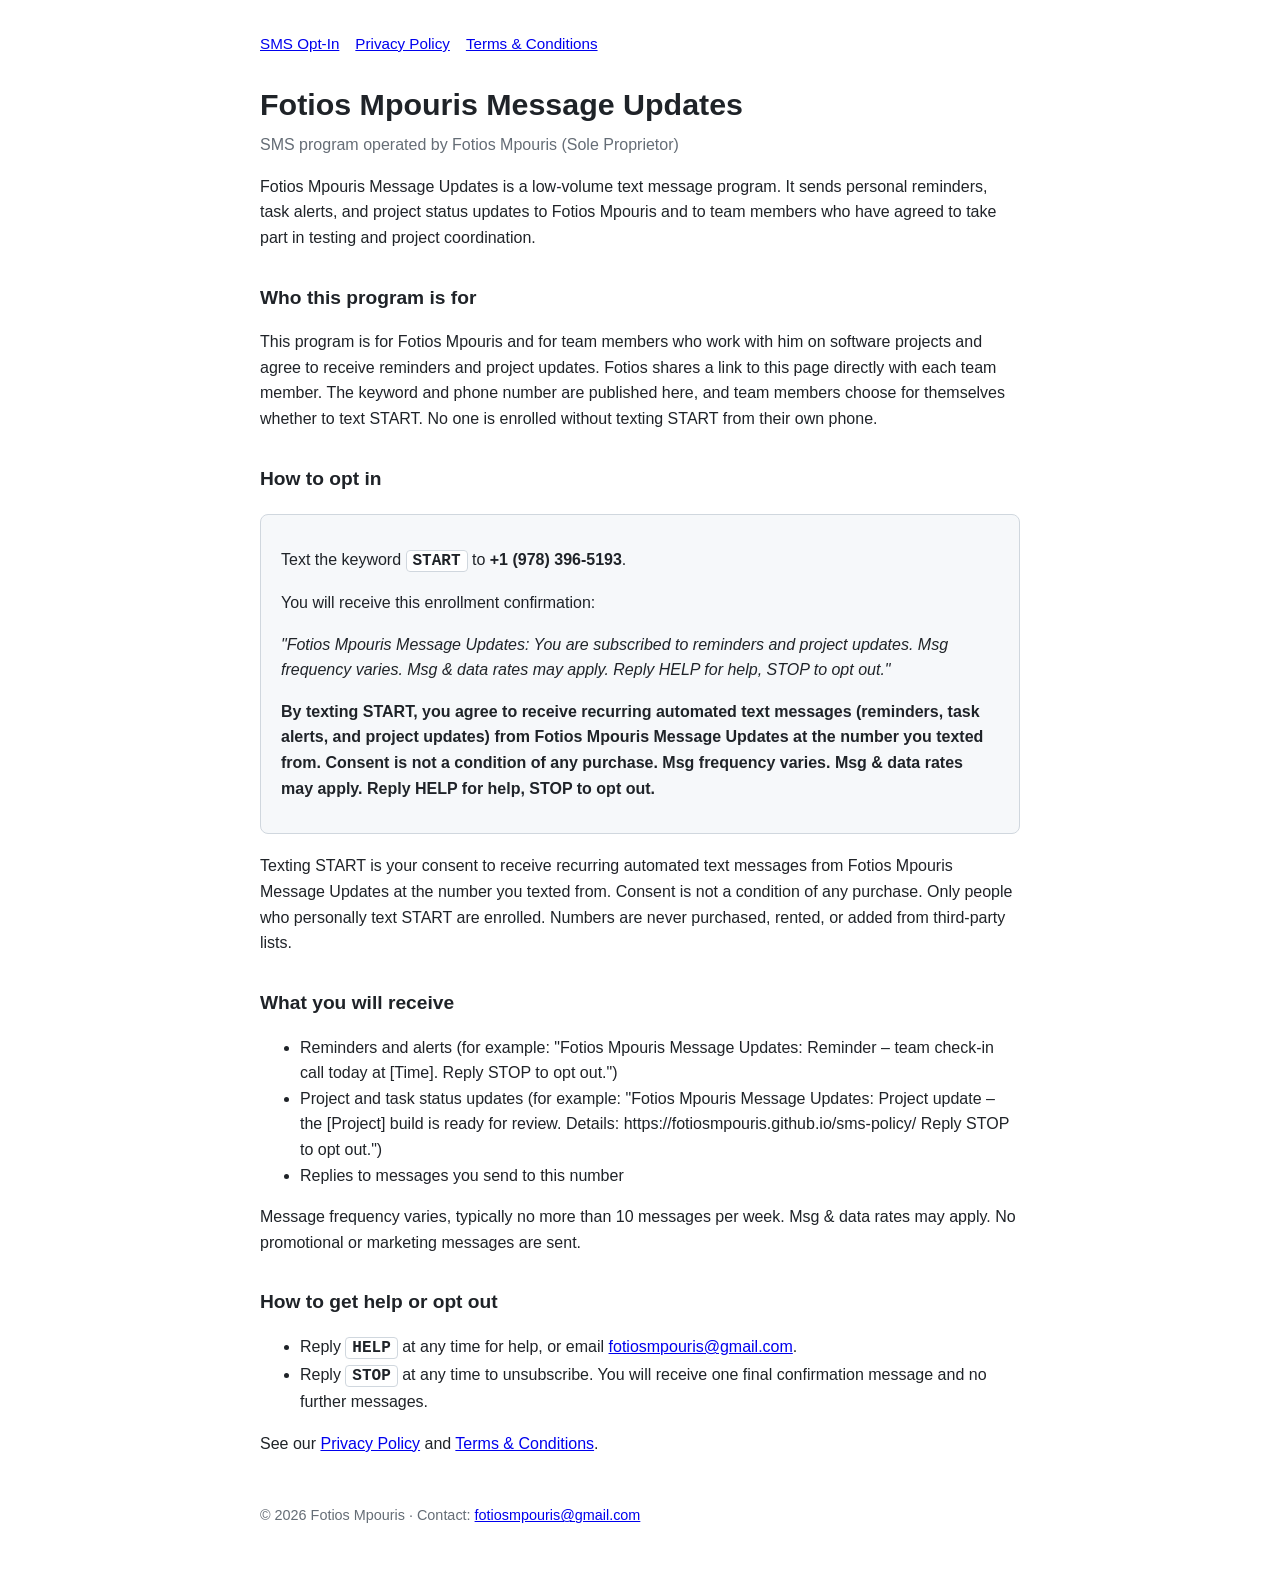
<file: index.html>
<!DOCTYPE html>
<html lang="en">
<head>
<meta charset="utf-8">
<meta name="viewport" content="width=device-width, initial-scale=1">
<title>Fotios Mpouris Message Updates – SMS Opt-In</title>
<link rel="stylesheet" href="style.css">
</head>
<body>
<nav><a href="index.html">SMS Opt-In</a><a href="privacy-policy.html">Privacy Policy</a><a href="terms.html">Terms &amp; Conditions</a></nav>

<h1>Fotios Mpouris Message Updates</h1>
<p class="updated">SMS program operated by Fotios Mpouris (Sole Proprietor)</p>

<p>Fotios Mpouris Message Updates is a low-volume text message program. It sends personal reminders, task alerts, and project status updates to Fotios Mpouris and to team members who have agreed to take part in testing and project coordination.</p>

<h2>Who this program is for</h2>
<p>This program is for Fotios Mpouris and for team members who work with him on software projects and agree to receive reminders and project updates. Fotios shares a link to this page directly with each team member. The keyword and phone number are published here, and team members choose for themselves whether to text START. No one is enrolled without texting START from their own phone.</p>

<h2>How to opt in</h2>
<div class="box">
<p>Text the keyword <span class="keyword">START</span> to <strong>+1 (978) 396-5193</strong>.</p>
<p>You will receive this enrollment confirmation:</p>
<p><em>"Fotios Mpouris Message Updates: You are subscribed to reminders and project updates. Msg frequency varies. Msg &amp; data rates may apply. Reply HELP for help, STOP to opt out."</em></p>
<p><strong>By texting START, you agree to receive recurring automated text messages (reminders, task alerts, and project updates) from Fotios Mpouris Message Updates at the number you texted from. Consent is not a condition of any purchase. Msg frequency varies. Msg &amp; data rates may apply. Reply HELP for help, STOP to opt out.</strong></p>
</div>
<p>Texting START is your consent to receive recurring automated text messages from Fotios Mpouris Message Updates at the number you texted from. Consent is not a condition of any purchase. Only people who personally text START are enrolled. Numbers are never purchased, rented, or added from third-party lists.</p>

<h2>What you will receive</h2>
<ul>
<li>Reminders and alerts (for example: "Fotios Mpouris Message Updates: Reminder – team check-in call today at [Time]. Reply STOP to opt out.")</li>
<li>Project and task status updates (for example: "Fotios Mpouris Message Updates: Project update – the [Project] build is ready for review. Details: https://fotiosmpouris.github.io/sms-policy/ Reply STOP to opt out.")</li>
<li>Replies to messages you send to this number</li>
</ul>
<p>Message frequency varies, typically no more than 10 messages per week. Msg &amp; data rates may apply. No promotional or marketing messages are sent.</p>

<h2>How to get help or opt out</h2>
<ul>
<li>Reply <span class="keyword">HELP</span> at any time for help, or email <a href="mailto:fotiosmpouris@gmail.com">fotiosmpouris@gmail.com</a>.</li>
<li>Reply <span class="keyword">STOP</span> at any time to unsubscribe. You will receive one final confirmation message and no further messages.</li>
</ul>

<p>See our <a href="privacy-policy.html">Privacy Policy</a> and <a href="terms.html">Terms &amp; Conditions</a>.</p>

<footer>&copy; 2026 Fotios Mpouris &middot; Contact: <a href="mailto:fotiosmpouris@gmail.com">fotiosmpouris@gmail.com</a></footer>
</body>
</html>
</file>
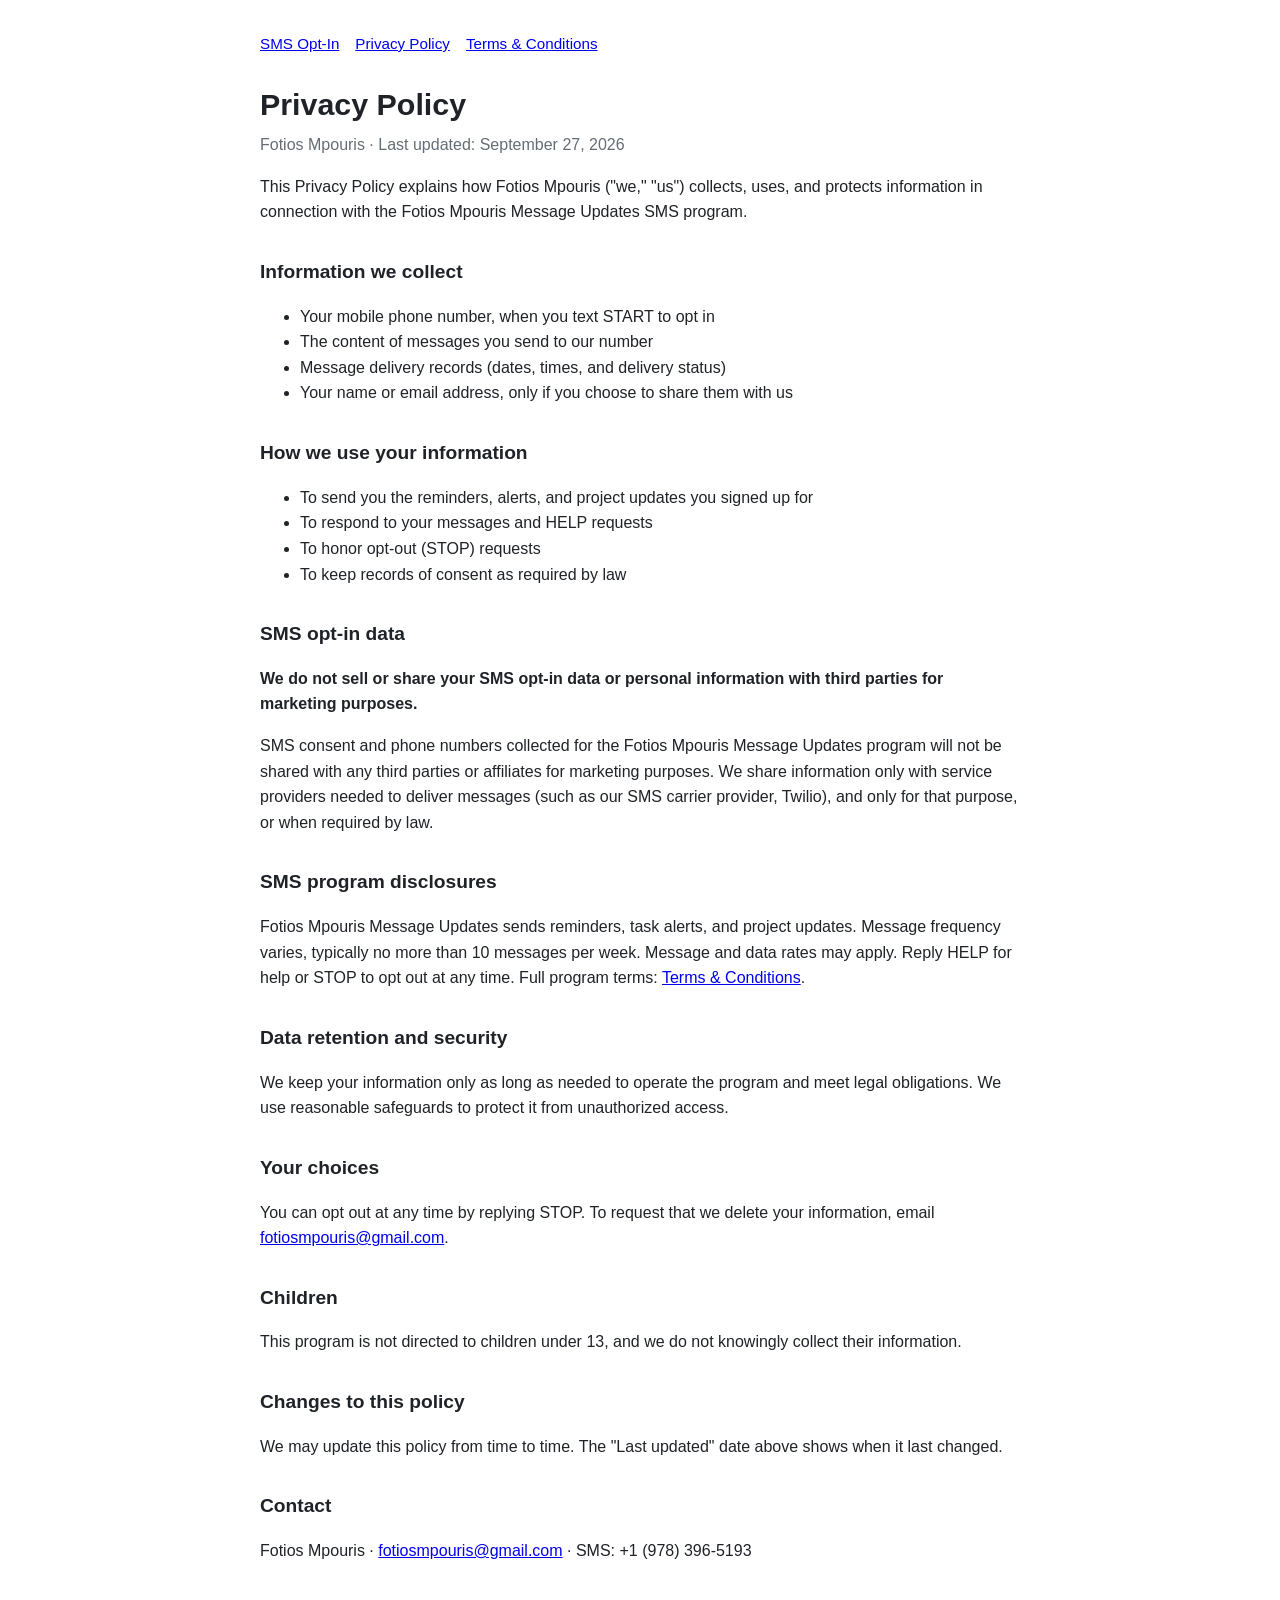
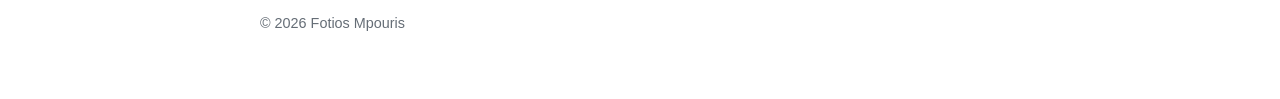
<file: privacy-policy.html>
<!DOCTYPE html>
<html lang="en">
<head>
<meta charset="utf-8">
<meta name="viewport" content="width=device-width, initial-scale=1">
<title>Privacy Policy – Fotios Mpouris</title>
<link rel="stylesheet" href="style.css">
</head>
<body>
<nav><a href="index.html">SMS Opt-In</a><a href="privacy-policy.html">Privacy Policy</a><a href="terms.html">Terms &amp; Conditions</a></nav>

<h1>Privacy Policy</h1>
<p class="updated">Fotios Mpouris &middot; Last updated: September 27, 2026</p>

<p>This Privacy Policy explains how Fotios Mpouris ("we," "us") collects, uses, and protects information in connection with the Fotios Mpouris Message Updates SMS program.</p>

<h2>Information we collect</h2>
<ul>
<li>Your mobile phone number, when you text START to opt in</li>
<li>The content of messages you send to our number</li>
<li>Message delivery records (dates, times, and delivery status)</li>
<li>Your name or email address, only if you choose to share them with us</li>
</ul>

<h2>How we use your information</h2>
<ul>
<li>To send you the reminders, alerts, and project updates you signed up for</li>
<li>To respond to your messages and HELP requests</li>
<li>To honor opt-out (STOP) requests</li>
<li>To keep records of consent as required by law</li>
</ul>

<h2>SMS opt-in data</h2>
<p><strong>We do not sell or share your SMS opt-in data or personal information with third parties for marketing purposes.</strong></p>
<p>SMS consent and phone numbers collected for the Fotios Mpouris Message Updates program will not be shared with any third parties or affiliates for marketing purposes. We share information only with service providers needed to deliver messages (such as our SMS carrier provider, Twilio), and only for that purpose, or when required by law.</p>

<h2>SMS program disclosures</h2>
<p>Fotios Mpouris Message Updates sends reminders, task alerts, and project updates. Message frequency varies, typically no more than 10 messages per week. Message and data rates may apply. Reply HELP for help or STOP to opt out at any time. Full program terms: <a href="terms.html">Terms &amp; Conditions</a>.</p>

<h2>Data retention and security</h2>
<p>We keep your information only as long as needed to operate the program and meet legal obligations. We use reasonable safeguards to protect it from unauthorized access.</p>

<h2>Your choices</h2>
<p>You can opt out at any time by replying STOP. To request that we delete your information, email <a href="mailto:fotiosmpouris@gmail.com">fotiosmpouris@gmail.com</a>.</p>

<h2>Children</h2>
<p>This program is not directed to children under 13, and we do not knowingly collect their information.</p>

<h2>Changes to this policy</h2>
<p>We may update this policy from time to time. The "Last updated" date above shows when it last changed.</p>

<h2>Contact</h2>
<p>Fotios Mpouris &middot; <a href="mailto:fotiosmpouris@gmail.com">fotiosmpouris@gmail.com</a> &middot; SMS: +1 (978) 396-5193</p>

<footer>&copy; 2026 Fotios Mpouris</footer>
</body>
</html>
</file>
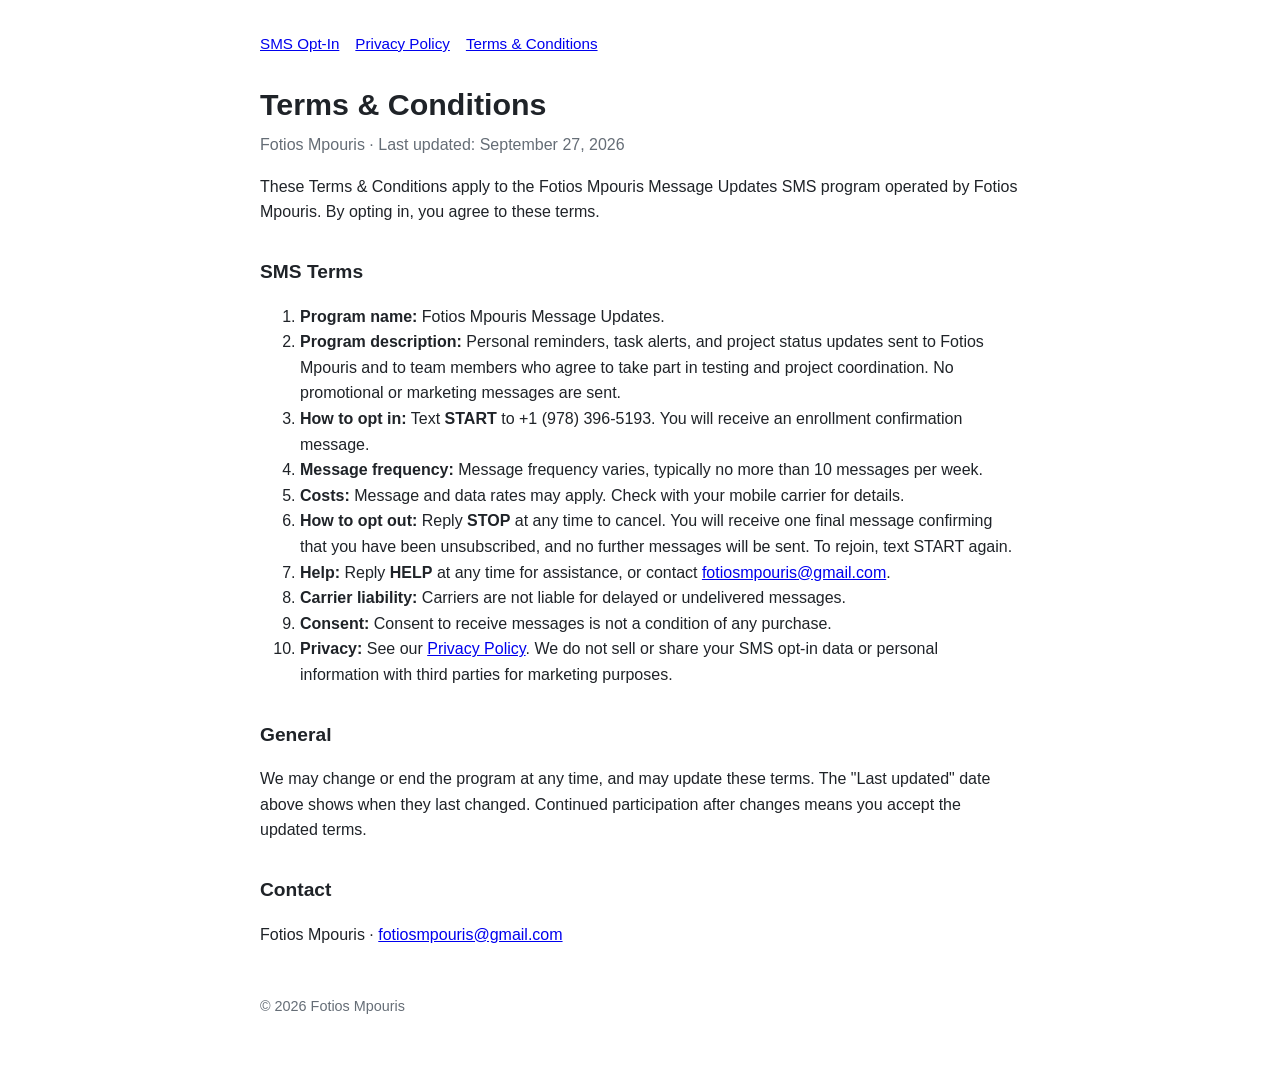
<file: terms.html>
<!DOCTYPE html>
<html lang="en">
<head>
<meta charset="utf-8">
<meta name="viewport" content="width=device-width, initial-scale=1">
<title>Terms &amp; Conditions – Fotios Mpouris</title>
<link rel="stylesheet" href="style.css">
</head>
<body>
<nav><a href="index.html">SMS Opt-In</a><a href="privacy-policy.html">Privacy Policy</a><a href="terms.html">Terms &amp; Conditions</a></nav>

<h1>Terms &amp; Conditions</h1>
<p class="updated">Fotios Mpouris &middot; Last updated: September 27, 2026</p>

<p>These Terms &amp; Conditions apply to the Fotios Mpouris Message Updates SMS program operated by Fotios Mpouris. By opting in, you agree to these terms.</p>

<h2>SMS Terms</h2>
<ol>
<li><strong>Program name:</strong> Fotios Mpouris Message Updates.</li>
<li><strong>Program description:</strong> Personal reminders, task alerts, and project status updates sent to Fotios Mpouris and to team members who agree to take part in testing and project coordination. No promotional or marketing messages are sent.</li>
<li><strong>How to opt in:</strong> Text <strong>START</strong> to +1 (978) 396-5193. You will receive an enrollment confirmation message.</li>
<li><strong>Message frequency:</strong> Message frequency varies, typically no more than 10 messages per week.</li>
<li><strong>Costs:</strong> Message and data rates may apply. Check with your mobile carrier for details.</li>
<li><strong>How to opt out:</strong> Reply <strong>STOP</strong> at any time to cancel. You will receive one final message confirming that you have been unsubscribed, and no further messages will be sent. To rejoin, text START again.</li>
<li><strong>Help:</strong> Reply <strong>HELP</strong> at any time for assistance, or contact <a href="mailto:fotiosmpouris@gmail.com">fotiosmpouris@gmail.com</a>.</li>
<li><strong>Carrier liability:</strong> Carriers are not liable for delayed or undelivered messages.</li>
<li><strong>Consent:</strong> Consent to receive messages is not a condition of any purchase.</li>
<li><strong>Privacy:</strong> See our <a href="privacy-policy.html">Privacy Policy</a>. We do not sell or share your SMS opt-in data or personal information with third parties for marketing purposes.</li>
</ol>

<h2>General</h2>
<p>We may change or end the program at any time, and may update these terms. The "Last updated" date above shows when they last changed. Continued participation after changes means you accept the updated terms.</p>

<h2>Contact</h2>
<p>Fotios Mpouris &middot; <a href="mailto:fotiosmpouris@gmail.com">fotiosmpouris@gmail.com</a></p>

<footer>&copy; 2026 Fotios Mpouris</footer>
</body>
</html>
</file>
<file: style.css>
body { font-family: -apple-system, BlinkMacSystemFont, "Segoe UI", Roboto, sans-serif; max-width: 760px; margin: 0 auto; padding: 32px 20px 64px; line-height: 1.6; color: #1f2328; }
h1 { font-size: 1.9rem; margin-bottom: 0.2rem; }
h2 { font-size: 1.2rem; margin-top: 2rem; }
.updated { color: #656d76; margin-top: 0; }
.box { background: #f6f8fa; border: 1px solid #d0d7de; border-radius: 8px; padding: 16px 20px; margin: 1.2rem 0; }
.keyword { font-family: ui-monospace, Menlo, monospace; font-weight: bold; background: #fff; border: 1px solid #d0d7de; border-radius: 4px; padding: 1px 6px; }
nav { margin-bottom: 1.5rem; font-size: 0.95rem; }
nav a { margin-right: 16px; }
footer { margin-top: 3rem; font-size: 0.9rem; color: #656d76; }
</file>
